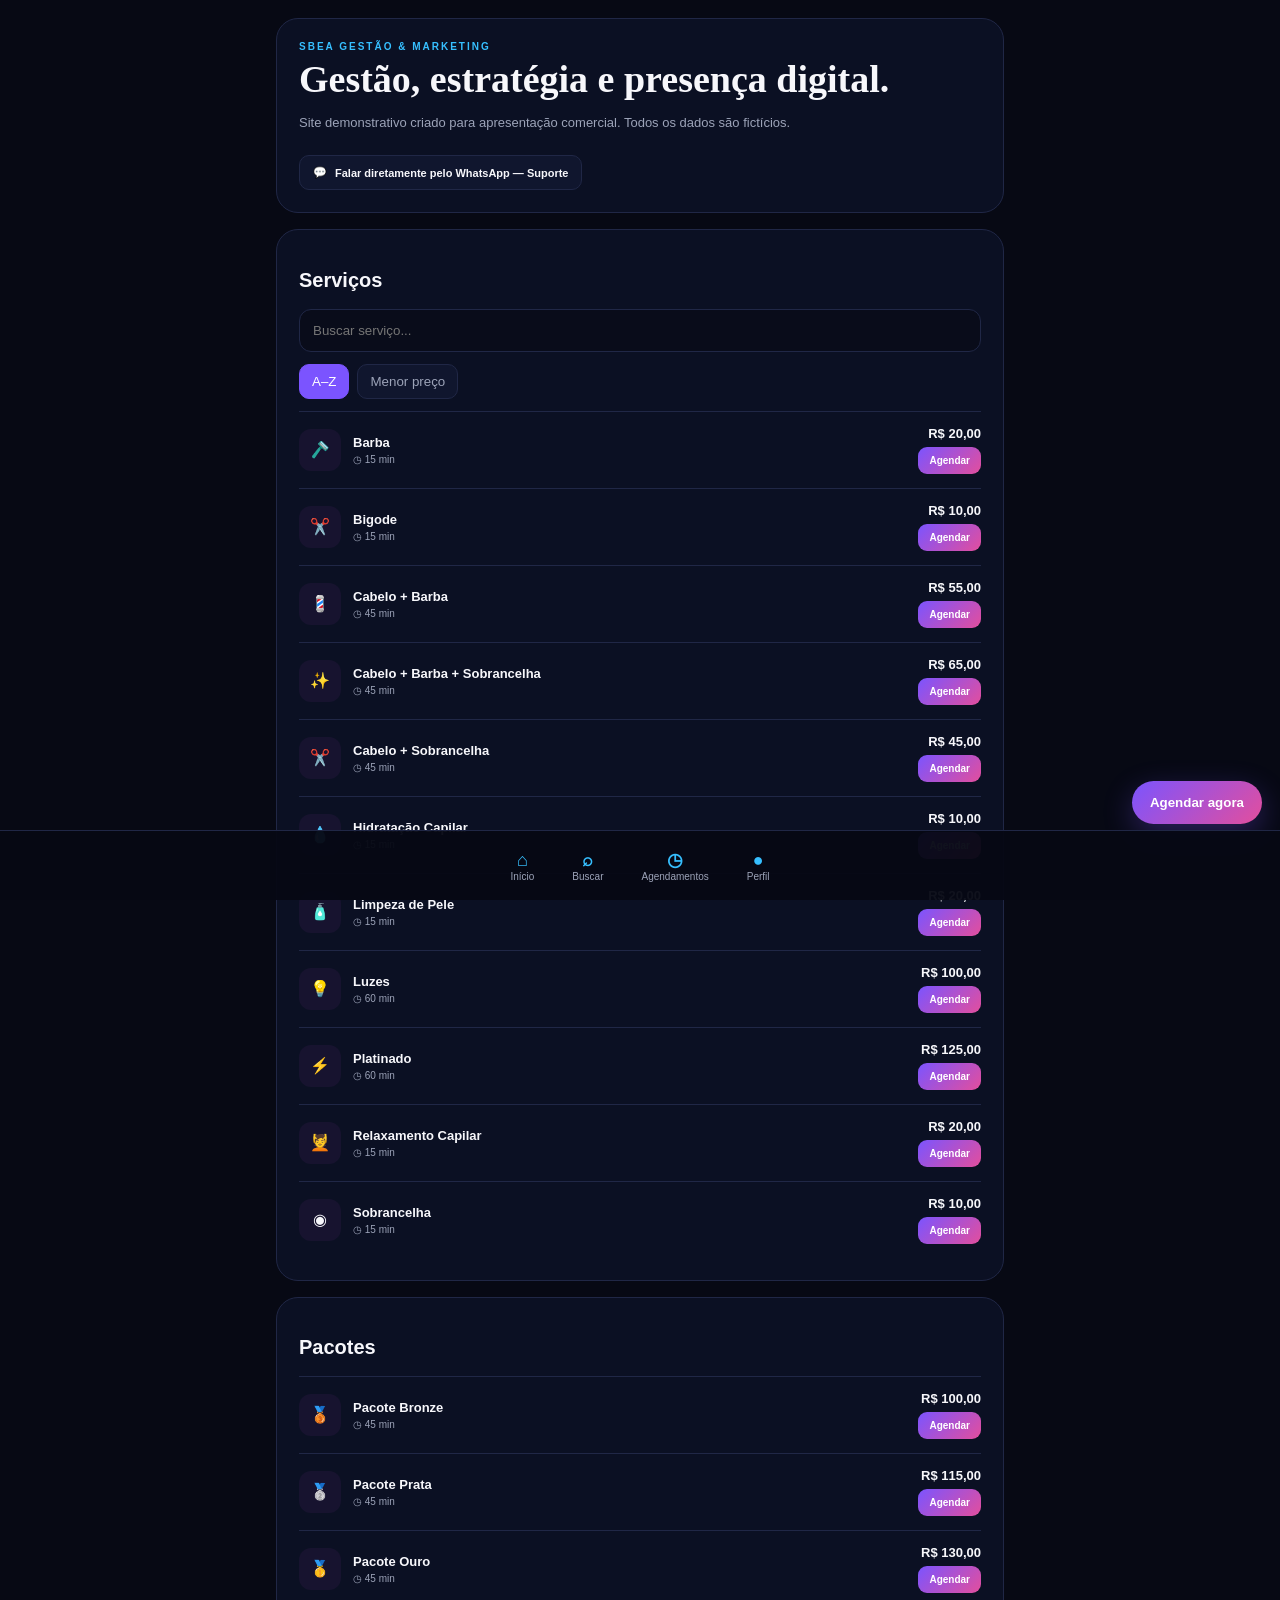
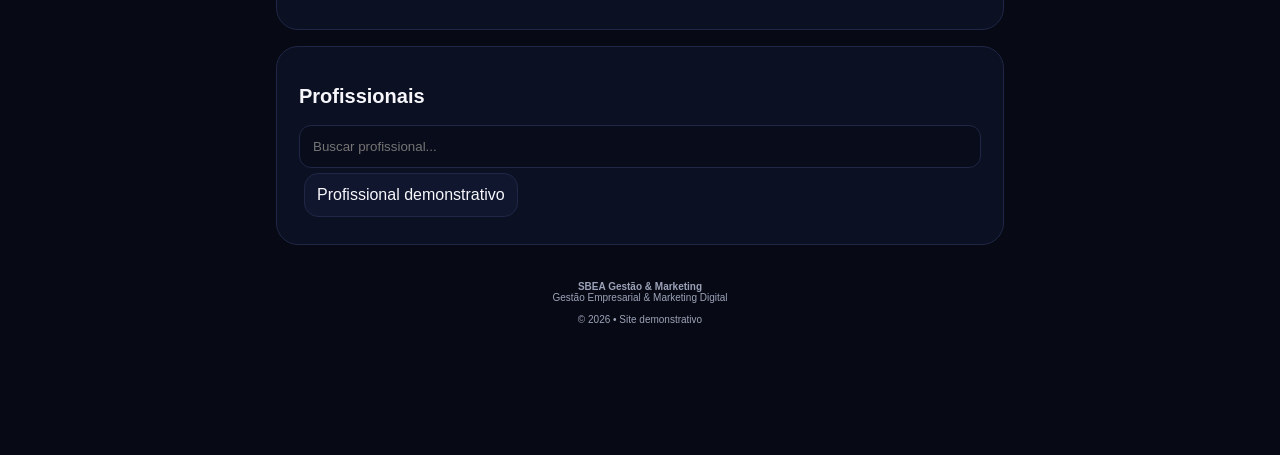
<file: index.html>
<!DOCTYPE html>
<html lang="pt-BR">
<head>
<meta charset="UTF-8"><meta name="viewport" content="width=device-width,initial-scale=1,viewport-fit=cover"><meta name="theme-color" content="#070914"><title>SBEA Gestão & Marketing</title>
<style>:root{--bg:#070914;--card:#0b1023;--card2:#10162e;--line:#202746;--text:#f7f7fb;--muted:#9ca3b8;--purple:#7b54ff;--purple2:#6359ed;--magenta:#e34e9d;--cyan:#36bfff;--cyan2:#53d6ff;--green:#39c67a}*{box-sizing:border-box}html{scroll-behavior:smooth}body{margin:0;background:var(--bg);color:var(--text);font-family:Inter,Arial,sans-serif}.wrap{max-width:760px;margin:auto;padding:18px 16px 110px}.hero,.section{background:var(--card);border:1px solid var(--line);border-radius:22px;padding:22px;margin-bottom:16px}.eyebrow{font-size:10px;letter-spacing:2px;color:var(--cyan);font-weight:900}.hero h1{font-family:Georgia,serif;font-size:38px;line-height:1.05;margin:8px 0}.hero p{color:var(--muted);font-size:13px;line-height:1.5}.section h2{font-size:20px}.search{width:100%;padding:13px;border-radius:12px;border:1px solid var(--line);background:#090c1a;color:#fff}.filters{display:flex;gap:8px;overflow:auto;margin:12px 0}.filter{border:1px solid var(--line);background:var(--card2);color:var(--muted);border-radius:10px;padding:9px 12px}.filter.active{background:var(--purple);color:#fff;border-color:var(--purple)}.service{display:flex;align-items:center;gap:12px;border-top:1px solid var(--line);padding:14px 0}.svc-icon{width:42px;height:42px;border-radius:12px;background:#17132f;display:grid;place-items:center}.svc-info{flex:1}.svc-name{font-weight:800;font-size:13px}.meta{color:var(--muted);font-size:10px;margin-top:4px}.price{font-weight:900;font-size:13px;text-align:right}.book{margin-top:6px;border:0;border-radius:9px;padding:8px 11px;background:linear-gradient(135deg,var(--purple),var(--magenta));color:#fff;font-weight:800;font-size:10px}.floating{position:fixed;right:18px;bottom:76px;border:0;border-radius:999px;padding:14px 18px;background:linear-gradient(135deg,var(--purple),var(--magenta));color:#fff;font-weight:900;box-shadow:0 10px 30px rgba(123,84,255,.3);z-index:10}.support{display:inline-flex;align-items:center;gap:8px;margin-top:10px;border:1px solid var(--line);background:var(--card2);color:var(--text);text-decoration:none;border-radius:10px;padding:10px 13px;font-size:11px;font-weight:800}.support span{color:var(--cyan)}.bottom{position:fixed;bottom:0;left:0;right:0;background:rgba(7,9,20,.96);border-top:1px solid var(--line);display:flex;justify-content:center;gap:10px;padding:10px 8px;z-index:20}.nav{background:none;border:0;color:var(--muted);padding:8px 14px;font-size:10px}.nav b{display:block;font-size:18px;color:var(--cyan)}.footer{text-align:center;color:var(--muted);font-size:10px;padding:20px}.pro{display:inline-block;background:var(--card2);border:1px solid var(--line);border-radius:14px;padding:12px;margin:5px}.modal{display:none}.modal.open{display:none}</style></head>
<body><div class="wrap"><section class="hero"><div class="eyebrow">SBEA GESTÃO & MARKETING</div><h1>Gestão, estratégia e presença digital.</h1><p>Site demonstrativo criado para apresentação comercial. Todos os dados são fictícios.</p><a class="support" href="https://wa.me/5500000000000" target="_blank" rel="noopener"><span>💬</span> Falar diretamente pelo WhatsApp — Suporte</a></section><section class="section" id="servicos"><h2>Serviços</h2><input class="search" id="search" placeholder="Buscar serviço..."><div class="filters"><button class="filter active" data-sort="name">A–Z</button><button class="filter" data-sort="price">Menor preço</button></div><div id="services"></div></section><section class="section"><h2>Pacotes</h2><div id="packages"></div></section><section class="section"><h2>Profissionais</h2><input class="search" id="proSearch" placeholder="Buscar profissional..."><div class="pro">Profissional demonstrativo</div></section><footer class="footer"><strong>SBEA Gestão & Marketing</strong><br>Gestão Empresarial & Marketing Digital<br><br>© 2026 • Site demonstrativo</footer></div><button class="floating" onclick="goAgendamento()">Agendar agora</button><nav class="bottom"><button class="nav active" onclick="scrollToId('servicos')"><b>⌂</b>Início</button><button class="nav" onclick="scrollToId('servicos')"><b>⌕</b>Buscar</button><button class="nav" onclick="goAgendamento()"><b>◷</b>Agendamentos</button><button class="nav" onclick="scrollToId('servicos')"><b>●</b>Perfil</button></nav><script>const data=[['Barba',20,15,'🪒'],['Bigode',10,15,'✂️'],['Cabelo + Barba',55,45,'💈'],['Cabelo + Barba + Sobrancelha',65,45,'✨'],['Cabelo + Sobrancelha',45,45,'✂️'],['Sobrancelha',10,15,'◉'],['Hidratação Capilar',10,15,'💧'],['Limpeza de Pele',20,15,'🧴'],['Relaxamento Capilar',20,15,'💆'],['Luzes',100,60,'💡'],['Platinado',125,60,'⚡']];const packs=[['Pacote Bronze',100,45,'🥉'],['Pacote Prata',115,45,'🥈'],['Pacote Ouro',130,45,'🥇']];let sort='name';function goAgendamento(service=''){window.location.href='agendamento.html'+(service?'?servico='+encodeURIComponent(service):'')}function render(list,id){document.getElementById(id).innerHTML=list.map(x=>`<article class="service"><div class="svc-icon">${x[3]}</div><div class="svc-info"><div class="svc-name">${x[0]}</div><div class="meta">◷ ${x[2]} min</div></div><div><div class="price">R$ ${x[1].toFixed(2).replace('.',',')}</div><button class="book" onclick="goAgendamento('${x[0]}')">Agendar</button></div></article>`).join('')}function draw(){const q=document.getElementById('search').value.toLowerCase();let a=data.filter(x=>x[0].toLowerCase().includes(q));a.sort((x,y)=>sort==='name'?x[0].localeCompare(y[0]):x[1]-y[1]);render(a,'services');render(packs,'packages')}draw();document.getElementById('search').oninput=draw;document.querySelectorAll('[data-sort]').forEach(b=>b.onclick=()=>{sort=b.dataset.sort;document.querySelectorAll('[data-sort]').forEach(x=>x.classList.remove('active'));b.classList.add('active');draw()});function scrollToId(id){document.getElementById(id)?.scrollIntoView({behavior:'smooth',block:'start'})}document.getElementById('proSearch').oninput=e=>document.querySelectorAll('.pro').forEach(p=>p.style.display=p.innerText.toLowerCase().includes(e.target.value.toLowerCase())?'inline-block':'none');</script></body></html>
</file>
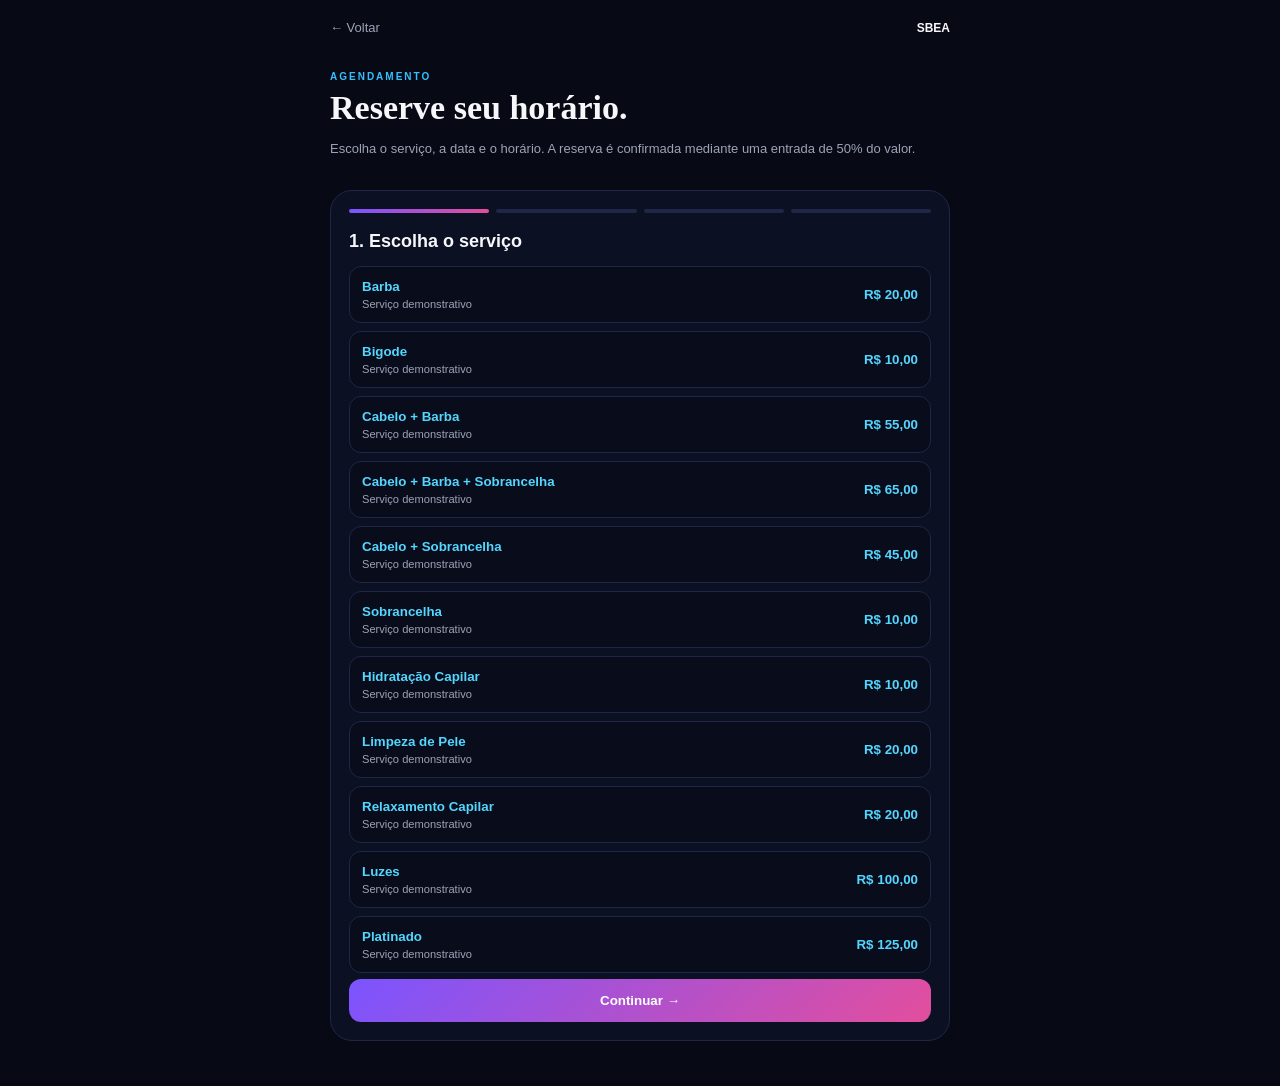
<file: agendamento.html>
<!DOCTYPE html><html lang="pt-BR"><head><meta charset="UTF-8"><meta name="viewport" content="width=device-width,initial-scale=1,viewport-fit=cover"><meta name="theme-color" content="#070914"><title>Agendamento | SBEA</title><style>:root{--bg:#070914;--card:#0b1023;--card2:#10162e;--line:#202746;--text:#f7f7fb;--muted:#9ca3b8;--purple:#7b54ff;--magenta:#e34e9d;--cyan:#36bfff;--cyan2:#53d6ff;--green:#39c67a}*{box-sizing:border-box}body{margin:0;background:var(--bg);color:var(--text);font-family:Inter,Arial,sans-serif;padding:20px 16px 45px}.page{width:min(100%,620px);margin:auto}.top{display:flex;justify-content:space-between;align-items:center;margin-bottom:18px}.back{color:var(--muted);text-decoration:none;font-size:13px}.brand{font-weight:900;font-size:12px}.hero{padding:18px 0}.eyebrow{font-size:10px;letter-spacing:2px;color:var(--cyan);font-weight:900}.hero h1{font-family:Georgia,serif;font-size:34px;line-height:1.06;margin:8px 0}.hero p{font-size:13px;color:var(--muted);line-height:1.5}.card{background:var(--card);border:1px solid var(--line);border-radius:22px;padding:18px}.progress{display:flex;gap:7px;margin-bottom:18px}.progress span{height:4px;flex:1;border-radius:9px;background:var(--line)}.progress span.active{background:linear-gradient(90deg,var(--purple),var(--magenta))}.step-title{font-size:18px;font-weight:900;margin:0 0 14px}.field{margin-bottom:13px}.field label{display:block;font-size:11px;font-weight:800;margin-bottom:6px}.field input,.field select,.field textarea{width:100%;border:1px solid var(--line);background:#090c1a;color:var(--text);border-radius:11px;padding:12px;outline:none}.field input:focus,.field select:focus,.field textarea:focus{border-color:var(--purple)}.services{display:grid;gap:8px}.service{width:100%;display:flex;justify-content:space-between;align-items:center;text-align:left;border:1px solid var(--line);background:#090c1a;color:var(--text);border-radius:12px;padding:12px}.service.selected{border-color:var(--purple);background:#17132f}.service small{display:block;color:var(--muted);margin-top:4px}.service strong{color:var(--cyan2)}.grid{display:grid;grid-template-columns:1fr 1fr;gap:10px}.slots{display:grid;grid-template-columns:repeat(3,1fr);gap:8px}.slot{border:1px solid var(--line);background:#090c1a;color:var(--muted);border-radius:10px;padding:11px;font-size:11px;font-weight:800}.slot.selected{background:var(--purple);border-color:var(--purple);color:#fff}.payment{background:var(--card2);border:1px solid var(--line);border-radius:15px;padding:14px;margin:4px 0 14px}.row{display:flex;justify-content:space-between;color:var(--muted);font-size:12px;margin:7px 0}.row strong{color:var(--text)}.entry{border-top:1px solid var(--line);padding-top:11px;font-size:14px;font-weight:900}.entry strong{color:var(--cyan2)}.methods{display:grid;grid-template-columns:1fr 1fr;gap:8px;margin-top:12px}.method{border:1px solid var(--line);background:#090c1a;color:var(--muted);border-radius:11px;padding:12px;font-weight:800}.method.selected{border-color:var(--purple);background:#17132f;color:#fff}.demo{margin-top:12px;padding:12px;border-radius:12px;border:1px solid #39315f;background:#0d0b1d;color:#bcb5ff;font-size:10px;line-height:1.5}.btn{width:100%;border:0;border-radius:12px;padding:14px;background:linear-gradient(135deg,var(--purple),var(--magenta));color:#fff;font-weight:900;margin-top:6px}.secondary{background:var(--card2);border:1px solid var(--line);margin-top:8px}.confirmation{display:none;text-align:center}.confirmation.show{display:block}.check{width:58px;height:58px;border-radius:50%;margin:4px auto 14px;display:grid;place-items:center;background:#10251a;border:1px solid #245d3c;color:var(--green);font-size:28px}.confirm-box{text-align:left;background:var(--card2);border:1px solid var(--line);border-radius:15px;padding:14px;margin-top:16px}.confirm-box div{display:flex;justify-content:space-between;padding:7px 0;font-size:12px}.confirm-box span{color:var(--muted)}.technical{margin-top:16px;padding:12px;border:1px dashed #39315f;border-radius:12px;color:#bcb5ff;font-size:10px;line-height:1.5}.hidden{display:none}@media(max-width:420px){.grid{grid-template-columns:1fr}.slots{grid-template-columns:repeat(2,1fr)}}</style></head><body><div class="page"><header class="top"><a class="back" href="index.html">← Voltar</a><div class="brand">SBEA</div></header><section class="hero"><div class="eyebrow">AGENDAMENTO</div><h1>Reserve seu horário.</h1><p>Escolha o serviço, a data e o horário. A reserva é confirmada mediante uma entrada de 50% do valor.</p></section><div class="card" id="flow"><div class="progress"><span class="active"></span><span></span><span></span><span></span></div><form id="booking"><section id="step1"><h2 class="step-title">1. Escolha o serviço</h2><div class="services" id="services"></div><button type="button" class="btn" id="to2">Continuar →</button></section><section id="step2" class="hidden"><h2 class="step-title">2. Escolha dia e horário</h2><div class="grid"><div class="field"><label>Dia</label><input id="date" type="date" required></div><div class="field"><label>Horário</label><input id="time" type="time" required></div></div><div class="field"><label>Horários disponíveis — exemplo</label><div class="slots" id="slots"></div></div><button type="button" class="btn" id="to3">Continuar →</button><button type="button" class="btn secondary" data-back="1">← Voltar</button></section><section id="step3" class="hidden"><h2 class="step-title">3. Seus dados</h2><div class="field"><label>Nome completo</label><input id="name" required placeholder="Digite seu nome"></div><div class="field"><label>WhatsApp</label><input id="phone" required inputmode="tel" placeholder="(00) 00000-0000"></div><div class="field"><label>Observação</label><textarea id="message" rows="3" placeholder="Alguma preferência?"></textarea></div><button type="button" class="btn" id="to4">Continuar →</button><button type="button" class="btn secondary" data-back="2">← Voltar</button></section><section id="step4" class="hidden"><h2 class="step-title">4. Confirme e pague a entrada</h2><div class="payment"><div class="row"><span>Serviço</span><strong id="sumService">—</strong></div><div class="row"><span>Data</span><strong id="sumDate">—</strong></div><div class="row"><span>Horário</span><strong id="sumTime">—</strong></div><div class="row"><span>Valor do serviço</span><strong id="sumTotal">R$ 0,00</strong></div><div class="row entry"><span>Entrada obrigatória — 50%</span><strong id="sumEntry">R$ 0,00</strong></div><div class="methods"><button type="button" class="method selected" data-method="PIX">PIX</button><button type="button" class="method" data-method="Cartão">Cartão</button></div><div class="demo"><strong>SEU GATEWAY DE PAGAMENTO</strong><br>Área reservada para integração com PIX, cartão e confirmação automática da entrada de 50%. Este site é um modelo demonstrativo e não realiza cobrança real.</div></div><button type="submit" class="btn">Confirmar e pagar entrada →</button><button type="button" class="btn secondary" data-back="3">← Voltar</button></section></form></div><div class="card confirmation" id="confirmation"><div class="check">✓</div><div class="eyebrow">AGENDAMENTO</div><h2>Agendamento realizado</h2><p>Este é o resultado demonstrativo do processo. Em um projeto real, o pagamento aprovado confirmará o horário.</p><div class="confirm-box"><div><span>Serviço</span><strong id="cService"></strong></div><div><span>Data</span><strong id="cDate"></strong></div><div><span>Horário</span><strong id="cTime"></strong></div><div><span>Entrada paga</span><strong id="cEntry"></strong></div></div><div class="technical"><strong>SEU BANCO</strong><br>Área reservada para integração com banco de dados, disponibilidade dos horários, clientes, pagamentos e confirmação das reservas.</div></div></div><script>const data=[['Barba',20],['Bigode',10],['Cabelo + Barba',55],['Cabelo + Barba + Sobrancelha',65],['Cabelo + Sobrancelha',45],['Sobrancelha',10],['Hidratação Capilar',10],['Limpeza de Pele',20],['Relaxamento Capilar',20],['Luzes',100],['Platinado',125]];let selected=null,method='PIX',step=1;const services=document.getElementById('services');services.innerHTML=data.map((x,i)=>`<button type="button" class="service" data-i="${i}"><span><strong>${x[0]}</strong><small>Serviço demonstrativo</small></span><strong>${money(x[1])}</strong></button>`).join('');document.querySelectorAll('.service').forEach(b=>b.onclick=()=>{document.querySelectorAll('.service').forEach(x=>x.classList.remove('selected'));b.classList.add('selected');selected=data[+b.dataset.i]});const date=document.getElementById('date');date.min=new Date().toISOString().split('T')[0];const times=['09:00','10:00','11:00','14:00','15:00','16:00','18:00','19:00','20:00'];document.getElementById('slots').innerHTML=times.map(t=>`<button type="button" class="slot" data-time="${t}">${t}</button>`).join('');document.querySelectorAll('.slot').forEach(b=>b.onclick=()=>{document.querySelectorAll('.slot').forEach(x=>x.classList.remove('selected'));b.classList.add('selected');document.getElementById('time').value=b.dataset.time});document.querySelectorAll('.method').forEach(b=>b.onclick=()=>{document.querySelectorAll('.method').forEach(x=>x.classList.remove('selected'));b.classList.add('selected');method=b.dataset.method});function money(v){return v.toLocaleString('pt-BR',{style:'currency',currency:'BRL'})}function show(n){[1,2,3,4].forEach(i=>document.getElementById('step'+i).classList.toggle('hidden',i!==n));document.querySelectorAll('.progress span').forEach((x,i)=>x.classList.toggle('active',i<n));step=n}document.getElementById('to2').onclick=()=>{if(!selected)return alert('Escolha um serviço para continuar.');show(2)};document.getElementById('to3').onclick=()=>{if(!date.value||!document.getElementById('time').value)return alert('Escolha o dia e o horário para continuar.');show(3)};document.getElementById('to4').onclick=()=>{if(!document.getElementById('name').value.trim()||!document.getElementById('phone').value.trim())return alert('Preencha seu nome e WhatsApp para continuar.');document.getElementById('sumService').textContent=selected[0];document.getElementById('sumDate').textContent=new Date(date.value+'T12:00:00').toLocaleDateString('pt-BR');document.getElementById('sumTime').textContent=document.getElementById('time').value;document.getElementById('sumTotal').textContent=money(selected[1]);document.getElementById('sumEntry').textContent=money(selected[1]/2);show(4)};document.querySelectorAll('[data-back]').forEach(b=>b.onclick=()=>show(+b.dataset.back));document.getElementById('booking').onsubmit=e=>{e.preventDefault();document.getElementById('flow').style.display='none';document.getElementById('confirmation').classList.add('show');document.getElementById('cService').textContent=selected[0];document.getElementById('cDate').textContent=new Date(date.value+'T12:00:00').toLocaleDateString('pt-BR');document.getElementById('cTime').textContent=document.getElementById('time').value;document.getElementById('cEntry').textContent=money(selected[1]/2);window.scrollTo({top:0,behavior:'smooth'})};</script></body></html>
</file>
